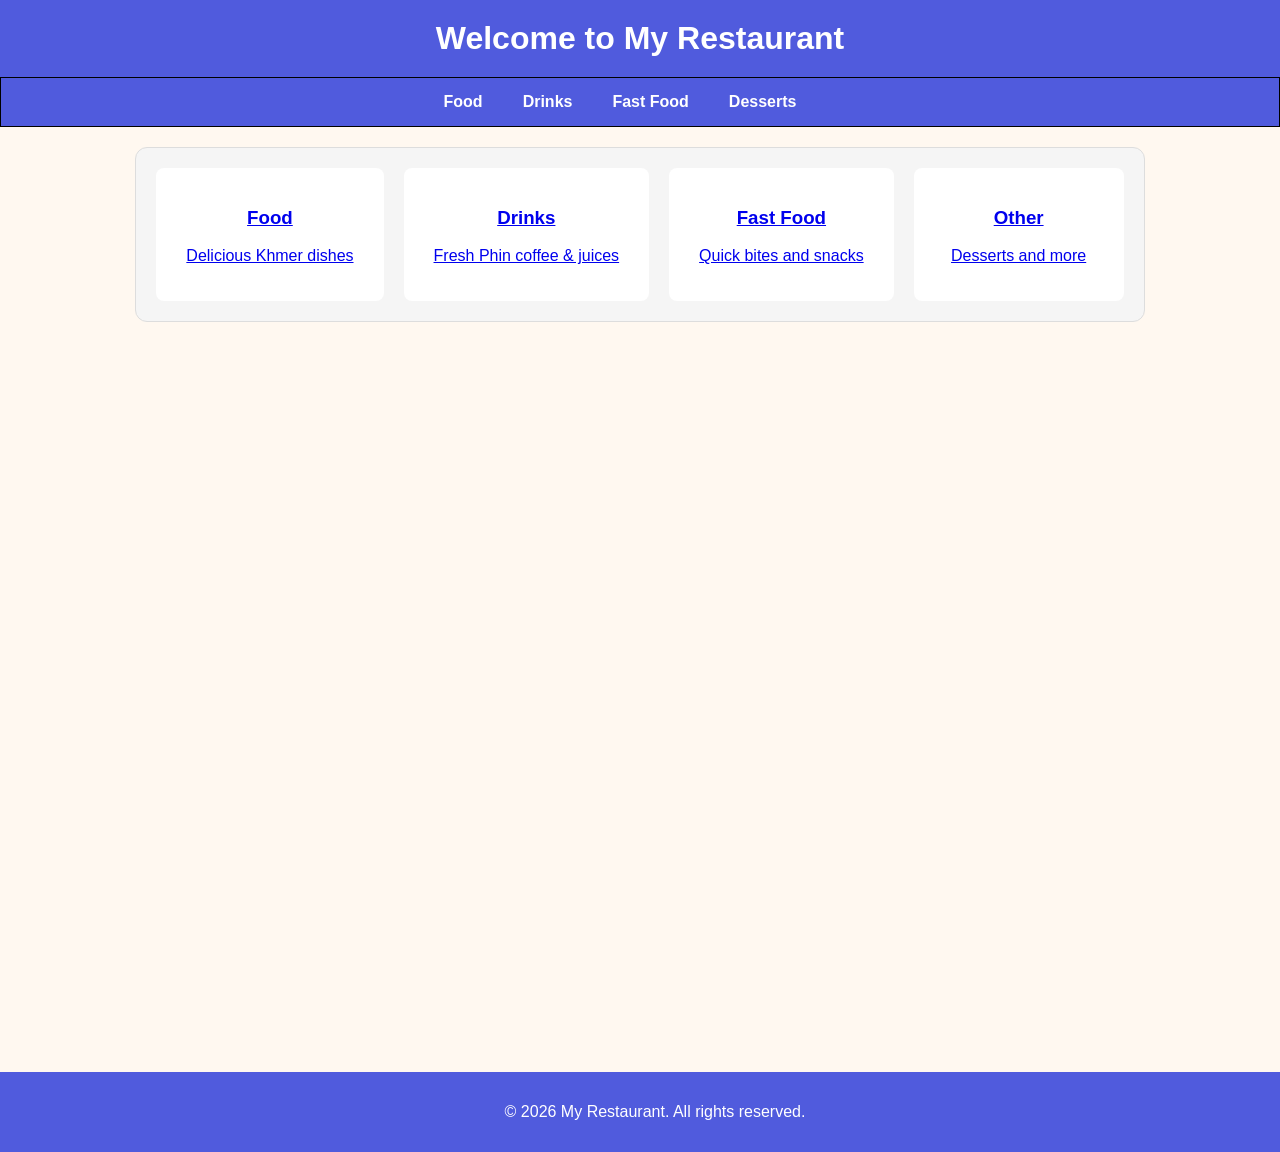
<file: index.html>
<!DOCTYPE html>
<html lang="en">
<head>
<meta charset="UTF-8" />
<meta name="viewport" content="width=device-width, initial-scale=1.0" width ="50px">
<title>My Restaurant</title>
<link rel="stylesheet" href="project1.css">
</head>
<body>
    
<header>
  <h1 class="title">Welcome to My Restaurant</h1>
</header>

<nav>
  <a href="./food.html">Food</a>
  <a href="./drinks.html">Drinks</a>
  <a href="./fastfood.html">Fast Food</a>
  <a href="./dessert.html">Desserts</a>
  <a href="#top"></a>
</nav>
 <div class="cards-box">
  <div class="card">
    <a href="./food.html">
      <h3>Food</h3>
      <p>Delicious Khmer dishes</p>
    </a>
  </div>
  <div class="card">
    <a href="./drinks.html">
      <h3>Drinks</h3>
      <p>Fresh Phin coffee & juices</p>
    </a>
  </div>
  <div class="card">
    <a href="./fastfood.html">
      <h3>Fast Food</h3>
      <p>Quick bites and snacks</p>
    </a>
  </div>
  <div class="card">
    <a href="./dessert.html">
      <h3>Other</h3>
      <p>Desserts and more</p>
    </a>
  </div>
</div>
  


<footer>
  <p>&copy; 2026 My Restaurant. All rights reserved.</p>
</footer>
</body>

</html>
</file>
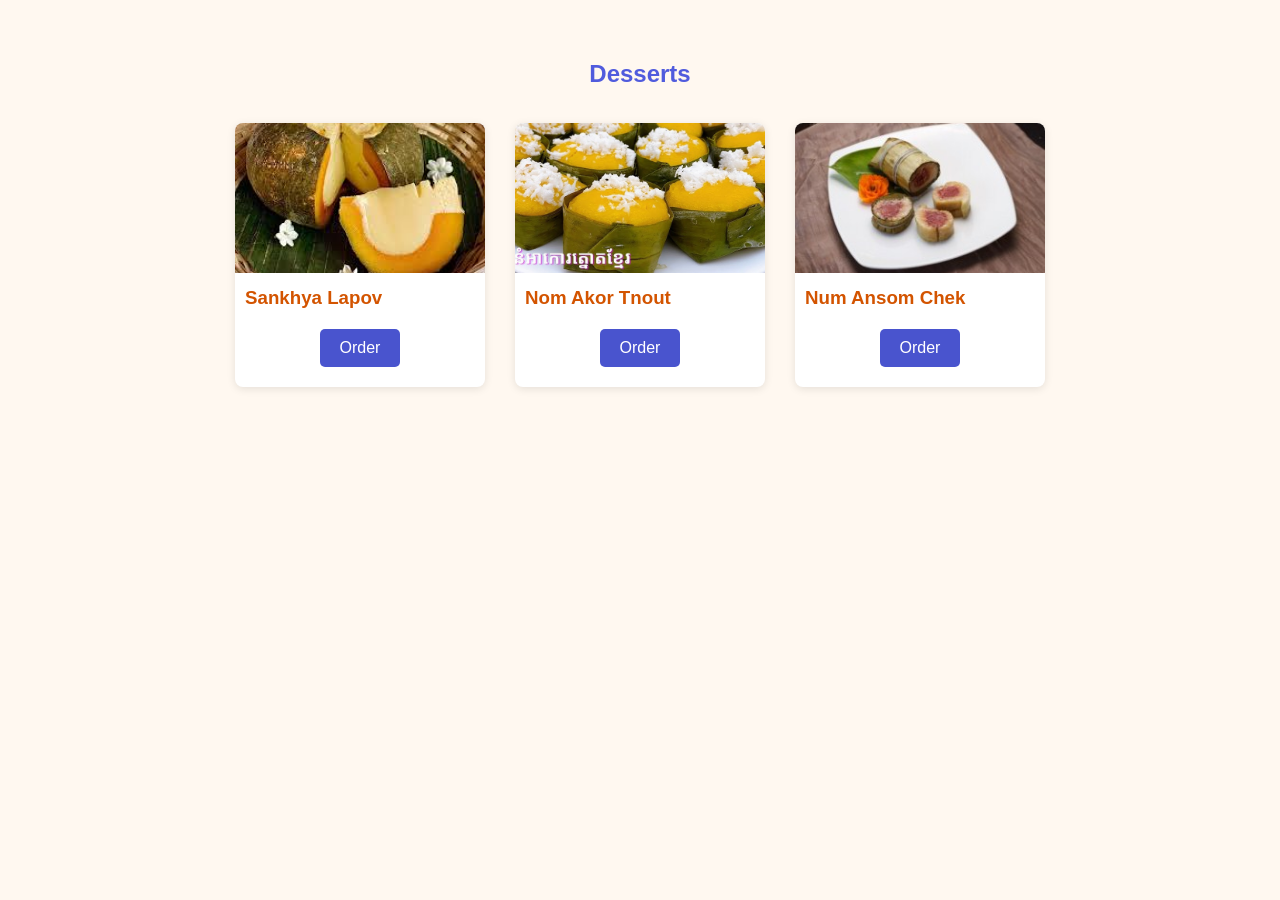
<file: dessert.html>
<!DOCTYPE html>
<html lang="en">
<head>
    <meta charset="UTF-8">
    <meta name="viewport" content="width=device-width, initial-scale=1.0">
    <title>My Restaurant - Desserts</title>
    <link rel="stylesheet" href="project1.css">
</head>
<body><section id="dessert">
  <h2>Desserts</h2>
  <div class="items">
    <div class="item">
      <img src="./images (9).jpg" alt="Sankhya Lapov" />
      <h3>Sankhya Lapov</h3>
      <button class="add-btn" onclick="addToOrder('Sankhya Lapov')">Order</button>
    </div>
    <div class="item">
      <img src="./hq720.jpg" alt="Nom Akor Tnout" />
      <h3>Nom Akor Tnout</h3>
      <button class="add-btn" onclick="addToOrder('Nom Akor Tnout')">Order</button>
    </div>
     <div class="item">
      <img src="./cambodia-food-12.jpg" alt="Num Ansom Chek" />
      <h3>Num Ansom Chek</h3>
        <button class="add-btn" onclick="addToOrder('Num Ansom Chek')">Order</button>
    </div>
    
</body>
</html>
</file>
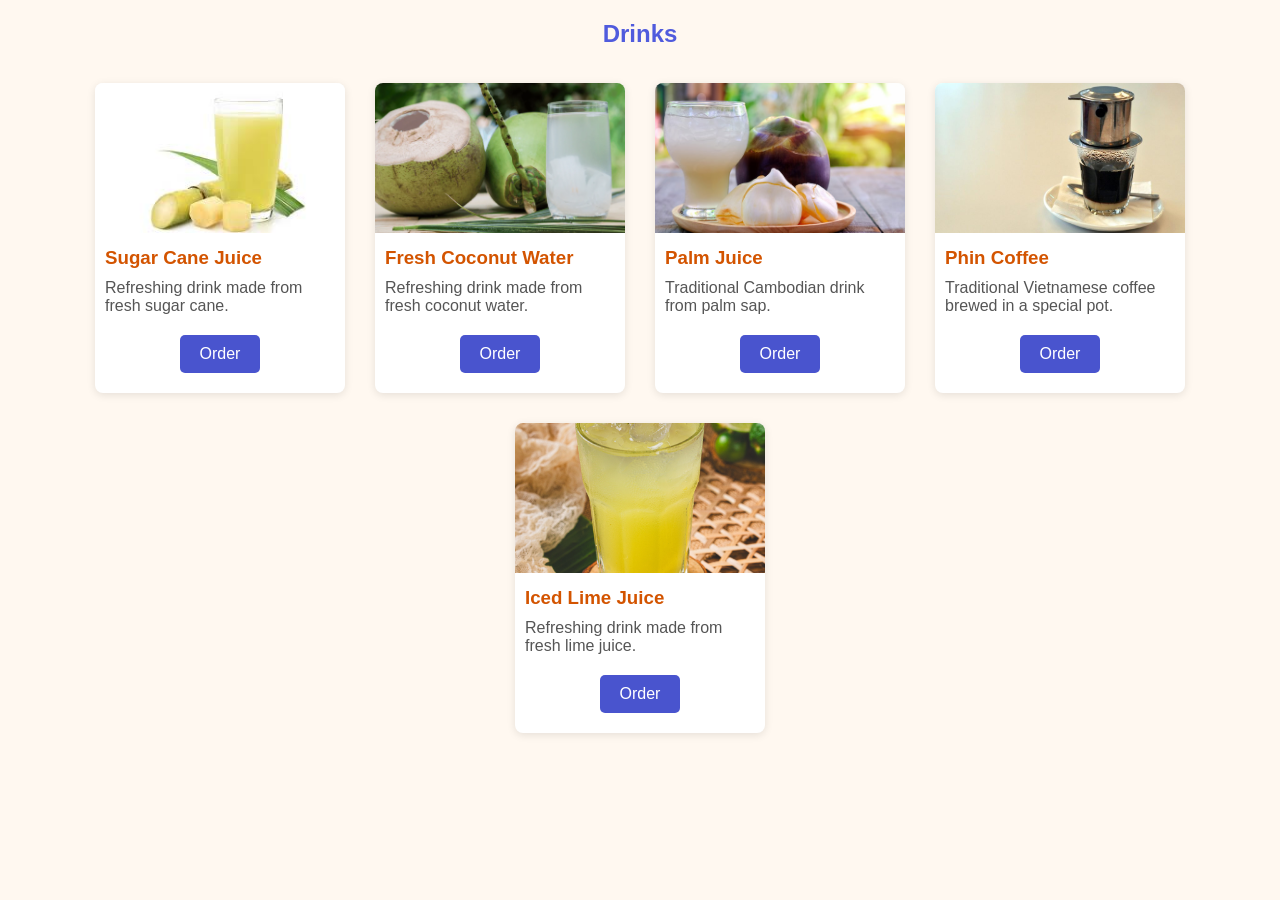
<file: drinks.html>
<!DOCTYPE html>
<html lang="en">
<head>
    <meta charset="UTF-8">
    <meta name="viewport" content="width=device-width, initial-scale=1.0">
    <title>My Restaurant - Drinks</title>
    <link rel="stylesheet" href="project1.css">
</head>
<body>
     <h2>Drinks</h2>
  <div class="items">
    <div class="item">
      <img src="./images (2).jpg" alt="Sugar cane juice" />
      <h3>Sugar Cane Juice</h3>
      <p>Refreshing drink made from fresh sugar cane.</p>
      <button class="add-btn" onclick="addToOrder('Sugar Cane Juice')">Order</button>
    </div>
    <div class="item">
      <img src="./coconut_water_101_fb1da337-ff15-4cdc-a628-0433653f05d0.webp" alt="Fresh Coconut Water" />
      <h3>Fresh Coconut Water</h3>
      <p>Refreshing drink made from fresh coconut water.</p>
      <button class="add-btn" onclick="addToOrder('Fresh Coconut Water')">Order</button>
    </div>
    <div class="item">
      <img src="./360_F_151788623_A8pSRN90J06vYvlNXYLDrveYZipY0Wv0.jpg" alt="Palm juice" />
      <h3>Palm Juice</h3>
      <p>Traditional Cambodian drink from palm sap.</p>
      <button class="add-btn" onclick="addToOrder('Palm Juice')">Order</button>
    </div>
     <div class="item">
      <img src="./ca-phe-phin-la-gi-800x531.jpg" alt="Phin Coffee" />
      <h3>Phin Coffee</h3>
      <p>Traditional Vietnamese coffee brewed in a special pot.</p>
      <button class="add-btn" onclick="addToOrder('Phin Coffee')">Order</button>

    </div> 
    <div class="item">
      <img src="./ICE-LIME-JUICE.jpg" alt="Iced lime Juice " />
      <h3>Iced Lime Juice</h3>
      <p>Refreshing drink made from fresh lime juice.</p>
      <button class="add-btn" onclick="addToOrder('Iced Lime Juice')">Order</button>

    </div>
</section>
</body>
</html>
</file>
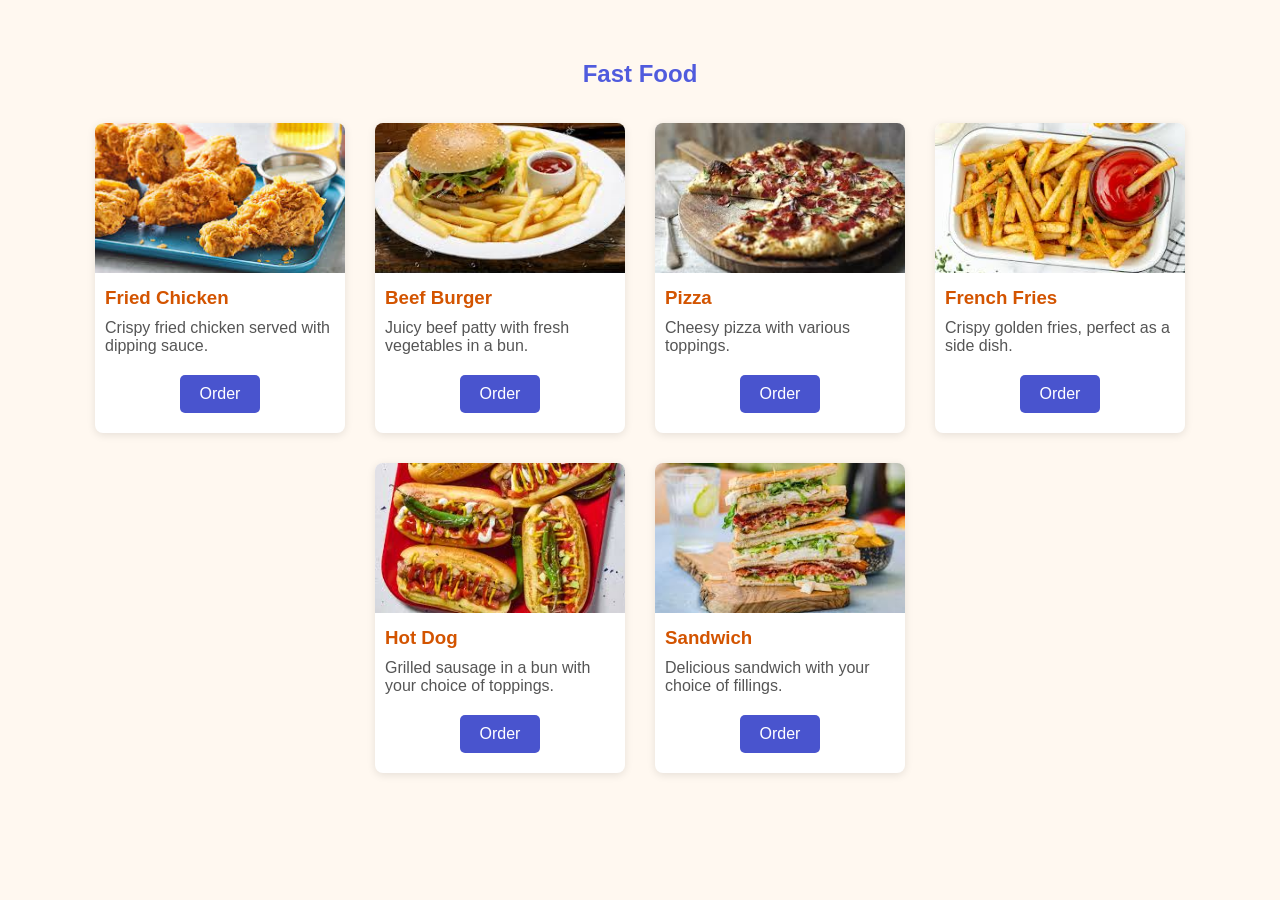
<file: fastfood.html>
<!DOCTYPE html>
<html lang="en">
<head>
    <meta charset="UTF-8">
    <meta name="viewport" content="width=device-width, initial-scale=1.0">
    <title>My Restaurant - Fast Food</title>
    <link rel="stylesheet" href="project1.css">

</head>
<body>
    <section id="fastfood">
  <h2>Fast Food</h2>
  <div class="items">
    <div class="item">
      <img src="./images (3).jpg" alt="Fried Chicken" />
      <h3>Fried Chicken</h3>
      <p>Crispy fried chicken served with dipping sauce.</p>
      <button class="add-btn" onclick="addToOrder('Fried Chicken')">Order</button>
    </div>
    <div class="item">
      <img src="./images (4).jpg" alt="Burger" />
      <h3>Beef Burger</h3>
      <p>Juicy beef patty with fresh vegetables in a bun.</p>
      <button class="add-btn" onclick="addToOrder('Beef Burger')">Order</button>
    </div>
    <div class="item">
      <img src="./images (5).jpg" alt="Pizza" />
      <h3>Pizza</h3>
      <p>Cheesy pizza with various toppings.</p>
        <button class="add-btn" onclick="addToOrder('Pizza')">Order</button>
    </div>
        <div class="item">
        <img src="./images (6).jpg" alt="French Fries" />
        <h3>French Fries</h3>
        <p>Crispy golden fries, perfect as a side dish.</p>
        <button class="add-btn" onclick="addToOrder('French Fries')">Order</button>
      </div>
        <div class="item">
            <img src="./images (7).jpg" alt="Hot Dog" />
            <h3>Hot Dog</h3>
            <p>Grilled sausage in a bun with your choice of toppings.</p>
            <button class="add-btn" onclick="addToOrder('Hot Dog')">Order</button>
        </div>
        <div class="item">
            <img src="./images (8).jpg" alt="Sandwich" />
            <h3>Sandwich</h3>
            <p>Delicious sandwich with your choice of fillings.</p>
            <button class="add-btn" onclick="addToOrder('Sandwich')">Order</button>
        </div>

  </section>

</body>
</html>
</file>
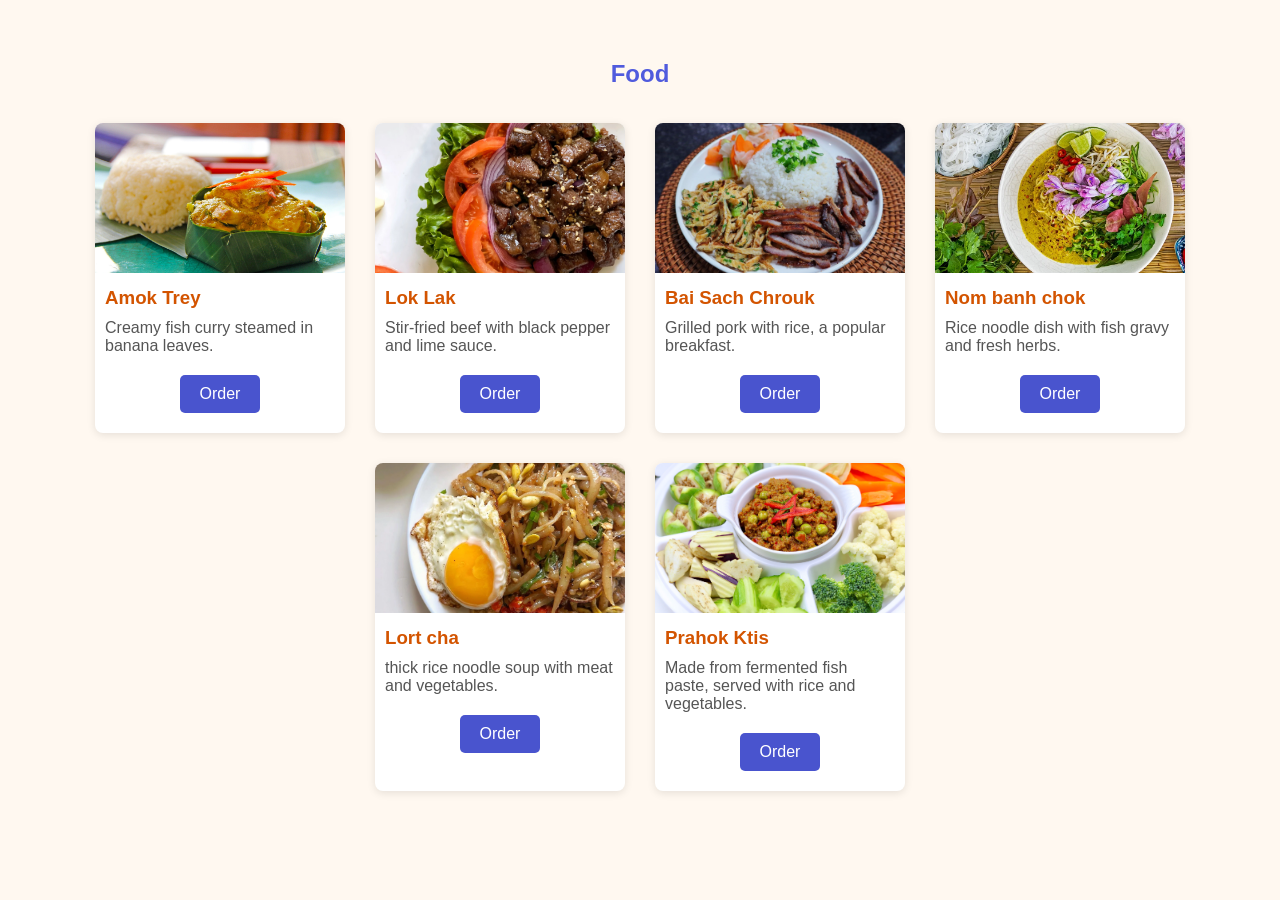
<file: food.html>
<!DOCTYPE html>
<html lang="en">
<head>
    <meta charset="UTF-8">
    <meta name="viewport" content="width=device-width, initial-scale=1.0">
    <title>My Restaurant - Food</title>
    <link rel="stylesheet" href="project1.css">
</head>
<body>
    <section id="food">
  <h2>Food</h2>
  <div class="items">
    <div class="item">
      <img src="./TIK_CambodiaVacations_amok.jpg" alt="Amok Trey" />
      <h3>Amok Trey</h3>
      <p>Creamy fish curry steamed in banana leaves.</p>
      <button class="add-btn" onclick="addToOrder('Amok Trey')">Order</button>
    </div>
    <div class="item">
      <img src="./IMG_7636.webp" alt="Lok Lak" />
      <h3>Lok Lak</h3>
      <p>Stir-fried beef with black pepper and lime sauce.</p>
      <button class="add-btn" onclick="addToOrder('Lok Lak')">Order</button>
    </div>
    <div class="item">
      <img src="./maxresdefault.jpg" alt="Bai Sach Chrouk" />
      <h3>Bai Sach Chrouk</h3>
      <p>Grilled pork with rice, a popular breakfast.</p>
      <button class="add-btn" onclick="addToOrder('Bai Sach Chrouk')">Order</button>

    </div>
    <div class="item">
      <img src="./Authentic-Nom-Banh-Chok-Recipe-Cambodian-Khmer-Noodles-Copyright-2021-Terence-Carter-Grantourismo.webp" alt="Nom Banh Chok" />
      <h3> Nom banh chok</h3>
       <p>Rice noodle dish with fish gravy and fresh herbs.</p>
      <button class="add-btn" onclick="addToOrder('Nom Banh Chok')">Order</button>
    </div>
    <div class="item">
      <img src="./53A49A5D-C09C-452E-A543-1987F41C345C.webp" alt="Lort cha" />
      <h3> Lort cha</h3>
       <p>thick rice noodle soup with meat and vegetables.</p>
      <button class="add-btn" onclick="addToOrder('Lort cha')">Order</button>
    </div>
    <div class="item">
      <img src="./Prahok-Ktiss-Dipping-Flavourfully-Good.jpg" alt="Prahok Ktis" />
      <h3>Prahok Ktis</h3>
       <p>Made from fermented fish paste, served with rice and vegetables.</p>
      <button class="add-btn" onclick="addToOrder('Prahok Ktis')">Order</button>
    </div>




</section>
    
</body>
</html>
</file>
<file: project1.css>
body {
    font-family: Arial, sans-serif;
    margin: 0;
    background-color: #fff8f0;
  }
  header {
    background-color: #505bdd;
    color: white;
    padding: 20px;
    text-align: center;
  }
  header h1 {
    margin: 0;
  }
  nav {
    display: flex;
    justify-content: center;
    background-color: #505bdd;
    flex-wrap: wrap;
    border: black solid 1px;
  }
  nav a {
    color: white;
    padding: 15px 20px;
    text-decoration: none;
    font-weight: bold;
  }
  nav a:hover {
    background-color: #505bdd;
  }
  .category-container {
    display: flex;
    justify-content: center;
    gap: 20px;
    padding: 50px 20px;
    flex-wrap: wrap;
}

.cards-box {
  display: flex;         
  gap: 20px;                
  padding: 20px;
  background: #f5f5f5;    /* box background color */
  border: 1px solid #ddd; /* box border */
  border-radius: 12px;    /* rounded corners */
  margin: 20px auto;
  width: fit-content;
}

.card {
  background: white;
  padding: 20px 30px;
  border-radius: 8px;
  text-align: center;
  min-width: 150px;
  cursor: pointer;
  text-decoration: none;
}

  section {
    padding: 40px 20px;
  }
  h2 {
    text-align: center;
    color: #505bdd;
    margin-bottom: 20px;
  }
  .items {
    display: flex;
    flex-wrap: wrap;
    justify-content: center;
  }
  .item {
    background-color: #fff;
    border-radius: 8px;
    box-shadow: 0 2px 8px rgba(0,0,0,0.1);
    width: 250px;
    margin: 15px;
    overflow: hidden;
    transition: transform 0.2s;
  }
  .item:hover {
    transform: scale(1.05);
  }
  .item img {
    width: 100%;
    height: 150px;
    object-fit: cover;
  }
  .item h3 {
    margin: 10px;
    color: #d35400;
  }
  .item p {
    margin: 0 10px 10px 10px;
    color: #555;
  }
  footer {
    background-color: #505bdd;
    color: white;
    text-align: center;
    padding: 15px;
    margin-top: 750px;
    height: 50px;
    width: 100%;
  }
    .add-btn {
        display: block;
        margin: 20px auto;
        padding: 10px 20px;
        background-color: #4954ce;
        color: white;
        border: none;
        border-radius: 5px;
        font-size: 16px;
        cursor: pointer;
    }
</file>
